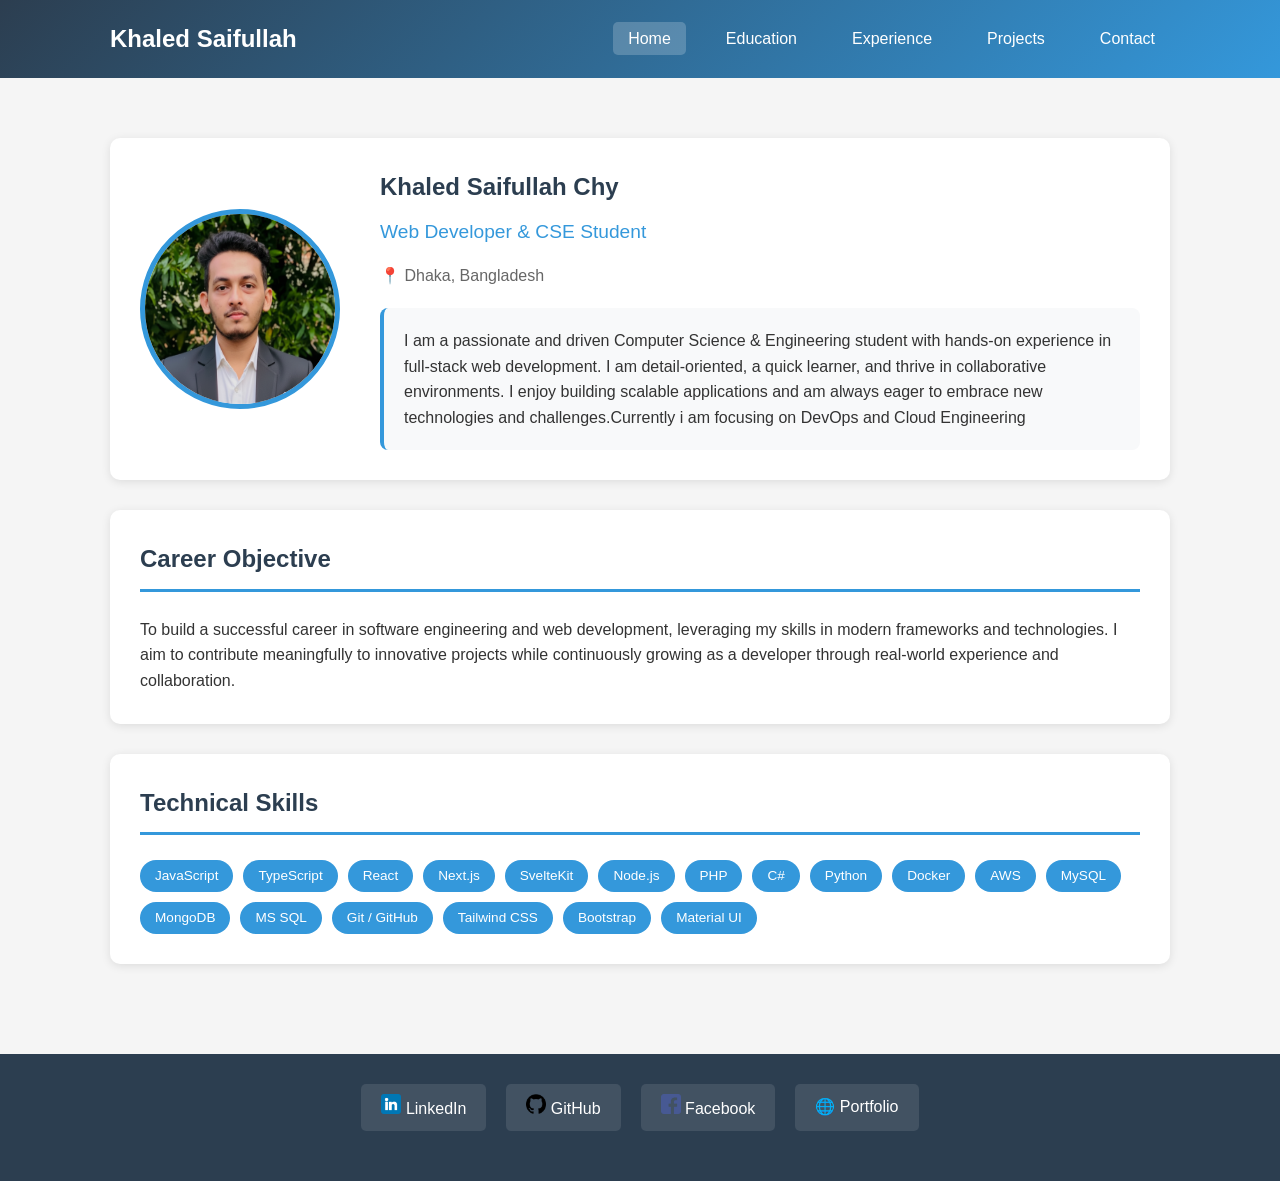
<file: index.html>
<!DOCTYPE html>
<html lang="en">
<head>
    <meta charset="UTF-8">
    <meta name="viewport" content="width=device-width, initial-scale=1.0">
    <title>Khaled Saifullah Chy. - Web Developer & CSE Student</title>
    <link rel="stylesheet" href="css/style.css">
</head>
<body>
    <header>
        <nav>
            <div class="logo">Khaled Saifullah</div>
            <ul>
                <li><a href="index.html" class="active">Home</a></li>
                <li><a href="html/educations.html">Education</a></li>
                <li><a href="html/experience.html">Experience</a></li>
                <li><a href="html/projects.html">Projects</a></li>
                <li><a href="html/contact.html">Contact</a></li>
            </ul>
        </nav>
    </header>

    <main>
        <div class="container">
            
            <section class="hero">
                <img src="Resources/profile5.png" alt="Khaled Saifullah Profile Picture" class="profile-img">
                <div class="profile-info">
                    <h1>Khaled Saifullah Chy</h1>
                    <p class="job-title">Web Developer & CSE Student</p>
                    <p class="address">📍 Dhaka, Bangladesh</p>
                    <div class="bio">
                        <p>I am a passionate and driven Computer Science & Engineering student with hands-on experience in full-stack web development. I am detail-oriented, a quick learner, and thrive in collaborative environments. I enjoy building scalable applications and am always eager to embrace new technologies and challenges.Currently i am focusing on 
                            <span class="devops">DevOps and Cloud Engineering</span></p>
                    </div>
                </div>
            </section>

           
            <section>
                <h2>Career Objective</h2>
                <p>To build a successful career in software engineering and web development, leveraging my skills in modern frameworks and technologies. I aim to contribute meaningfully to innovative projects while continuously growing as a developer through real-world experience and collaboration.</p>
            </section>

            
            <section>
                <h2>Technical Skills</h2>
                <div class="skills-tags">
                    <span class="skill-tag">JavaScript</span>
                    <span class="skill-tag">TypeScript</span>
                    <span class="skill-tag">React</span>
                    <span class="skill-tag">Next.js</span>
                    <span class="skill-tag">SvelteKit</span>
                    <span class="skill-tag">Node.js</span>
                    <span class="skill-tag">PHP</span>
                    <span class="skill-tag">C#</span>
                    <span class="skill-tag">Python</span>
                    <span class="skill-tag">Docker</span>
                    <span class="skill-tag">AWS</span>
                    <span class="skill-tag">MySQL</span>
                    <span class="skill-tag">MongoDB</span>
                    <span class="skill-tag">MS SQL</span>
                    <span class="skill-tag">Git / GitHub</span>
                    <span class="skill-tag">Tailwind CSS</span>
                    <span class="skill-tag">Bootstrap</span>
                    <span class="skill-tag">Material UI</span>
                </div>
            </section>

         
            

            

           
        </div>
    </main>

    <footer>
        <div class="footer-content">
            <div class="social-links">
                <a href="https://linkedin.com/in/khaled-saifullah76704/" target="_blank"><img src="Resources/linkedin.png" alt="LinkedIn" width="20"> LinkedIn</a>
                <a href="https://github.com/khaled0915" target="_blank"><img src="Resources/github-logo.png" alt="GitHub" width="20"> GitHub</a>
                <a href="https://www.facebook.com/saifullah.khaled.7165/" target="_blank"><img src="Resources/facebook.png" alt="Facebook" width="20"> Facebook</a>
                <a href="https://khaledsaifullah-omnitrix-portfolio.netlify.app/" target="_blank">🌐 Portfolio</a>
            </div>
            
        </div>
    </footer>
</body>
</html>
</file>
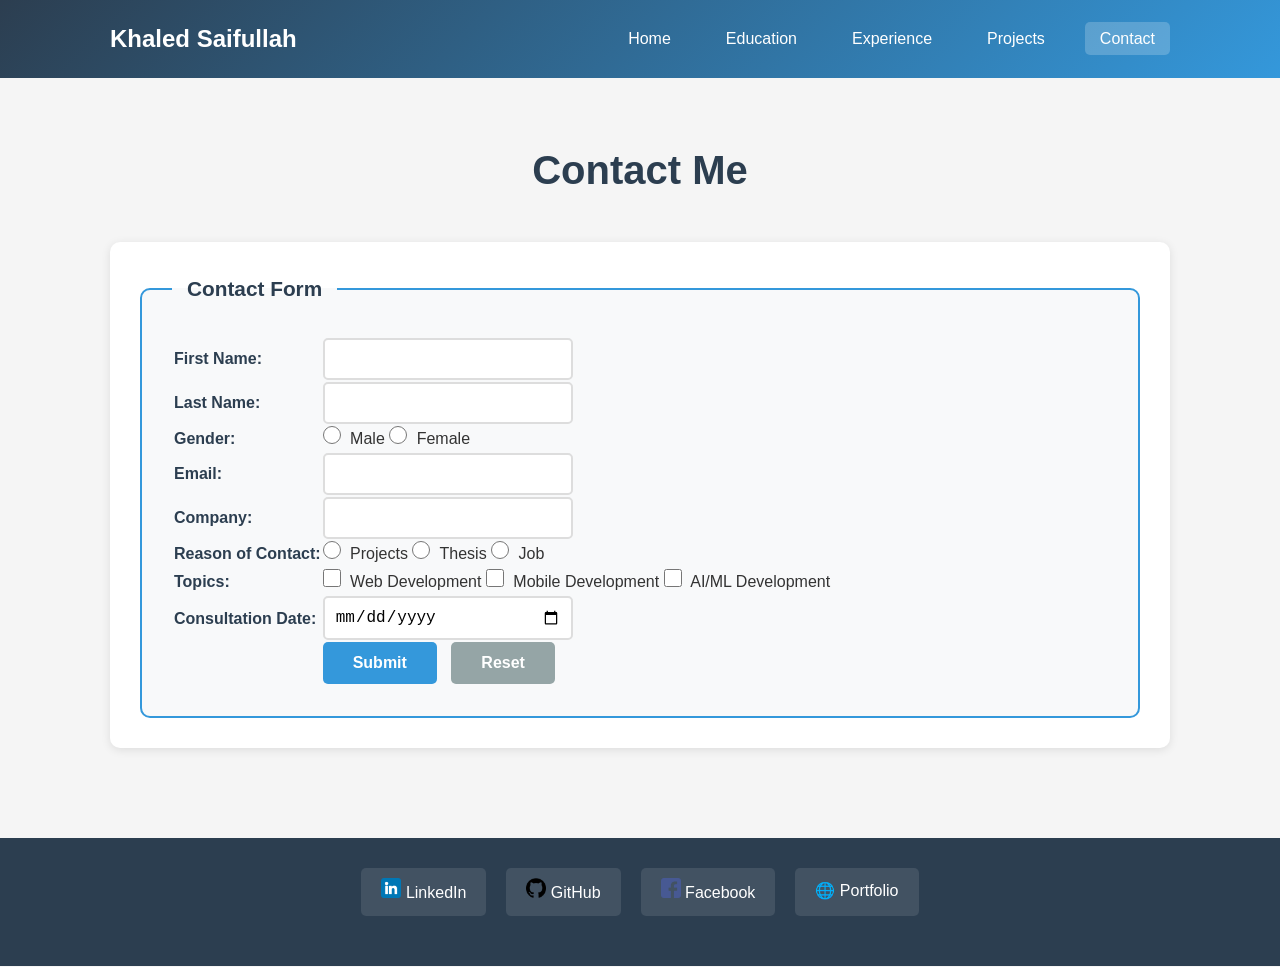
<file: html/contact.html>
<!DOCTYPE html>
<html lang="en">
<head>
    <meta charset="UTF-8">
    <meta name="viewport" content="width=device-width, initial-scale=1.0">
    <title>Contact - Khaled Saifullah Chy</title>
    <link rel="stylesheet" href="../css/style.css">
    <link rel="stylesheet" href="../css/contact.css">
</head>
<body>
    <header>
        <nav>
            <div class="logo">Khaled Saifullah</div>
            <ul>
                <li><a href="../index.html">Home</a></li>
                <li><a href="educations.html">Education</a></li>
                <li><a href="experience.html">Experience</a></li>
                <li><a href="projects.html">Projects</a></li>
                <li><a href="contact.html" class="active">Contact</a></li>
            </ul>
        </nav>
    </header>

    <main>
        <div class="container">
            <div class="page-title">
                <h1>Contact Me</h1>
            </div>

            <!-- Contact Form -->
            <section>
                <form method="post">
                    <fieldset>
                        <legend>Contact Form</legend>

                        <table>

                            <tr>
                                <td><label for="firstName">First Name:</label></td>
                                <td><input type="text" id="firstName" name="firstName" required></td>
                            </tr>

                            <tr>
                                <td><label for="lastName">Last Name:</label></td>
                                <td><input type="text" id="lastName" name="lastName" required></td>
                            </tr>

                            <tr>
                                <td><label>Gender:</label></td>
                                <td>
                                    <input type="radio" name="gender" value="male" required> Male
                                    <input type="radio" name="gender" value="female"> Female
                                </td>
                            </tr>

                            <tr>
                                <td><label for="email">Email:</label></td>
                                <td><input type="email" id="email" name="email" required></td>
                            </tr>

                            <tr>
                                <td><label for="company">Company:</label></td>
                                <td><input type="text" id="company" name="company"></td>
                            </tr>

                            <tr>
                                <td><label>Reason of Contact:</label></td>
                                <td>
                                    <input type="radio" name="reason" value="projects" required> Projects
                                    <input type="radio" name="reason" value="thesis"> Thesis
                                    <input type="radio" name="reason" value="job"> Job
                                </td>
                            </tr>

                            <tr>
                                <td><label>Topics:</label></td>
                                <td>
                                    <input type="checkbox" name="topics" value="web-development"> Web Development
                                    <input type="checkbox" name="topics" value="mobile-development"> Mobile Development
                                    <input type="checkbox" name="topics" value="ai-ml-development"> AI/ML Development
                                </td>
                            </tr>

                            <tr>
                                <td><label for="consultationDate">Consultation Date:</label></td>
                                <td><input type="date" id="consultationDate" name="consultationDate" required></td>
                            </tr>

                            <tr>
                                <td></td>
                                <td>
                                    <input type="submit" value="Submit">
                                    <input type="reset">
                                </td>
                            </tr>

                        </table>

                    </fieldset>
                </form>
            </section>
        </div>
    </main>

    <footer>
        <div class="footer-content">
            <div class="social-links">
                <a href="https://linkedin.com/in/khaled-saifullah76704/" target="_blank"><img src="../Resources/linkedin.png" alt="LinkedIn" width="20"> LinkedIn</a>
                <a href="https://github.com/khaled0915" target="_blank"><img src="../Resources/github-logo.png" alt="GitHub" width="20"> GitHub</a>
                <a href="https://www.facebook.com/saifullah.khaled.7165/" target="_blank"><img src="../Resources/facebook.png" alt="Facebook" width="20"> Facebook</a>
                <a href="https://khaledsaifullah-omnitrix-portfolio.netlify.app/" target="_blank">🌐 Portfolio</a>
            </div>
            
        </div>
    </footer>
</body>
</html>
</file>
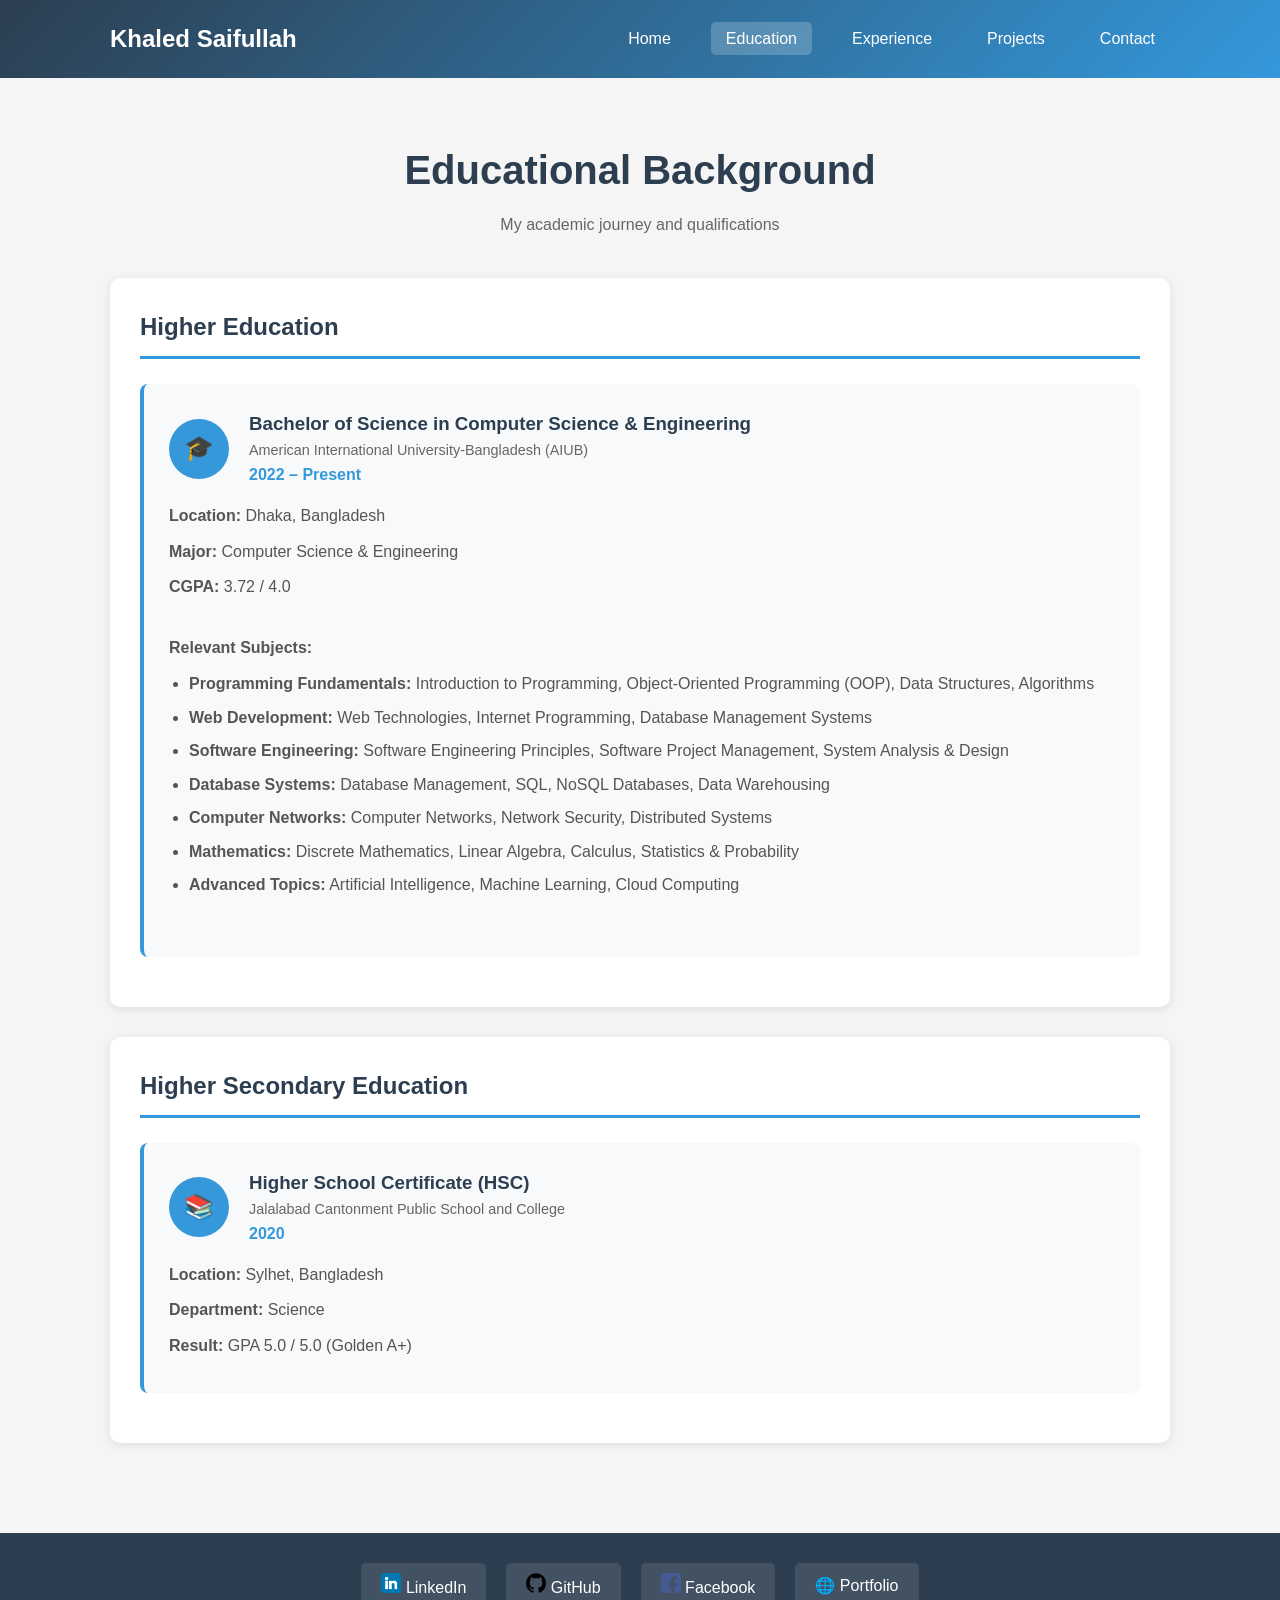
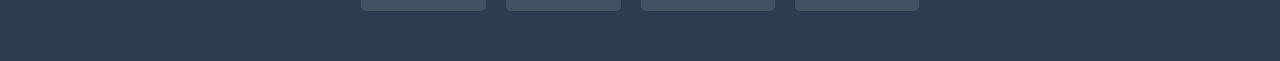
<file: html/educations.html>
<!DOCTYPE html>
<html lang="en">
<head>
    <meta charset="UTF-8">
    <meta name="viewport" content="width=device-width, initial-scale=1.0">
    <title>Education - Khaled Saifullah Chy</title>
    <link rel="stylesheet" href="../css/style.css">
</head>
<body>
    <header>
        <nav>
            <div class="logo">Khaled Saifullah</div>
            <ul>
                <li><a href="../index.html">Home</a></li>
                <li><a href="educations.html" class="active">Education</a></li>
                <li><a href="experience.html">Experience</a></li>
                <li><a href="projects.html">Projects</a></li>
                <li><a href="contact.html">Contact</a></li>
            </ul>
        </nav>
    </header>

    <main>
        <div class="container">
            <div class="page-title">
                <h1>Educational Background</h1>
                <p>My academic journey and qualifications</p>
            </div>

            <section>
                <h2>Higher Education</h2>
                
                <article class="card">
                    <div class="card-header">
                        <div class="icon">🎓</div>
                        <div>
                            <h3>Bachelor of Science in Computer Science & Engineering</h3>
                            <p class="subtitle">American International University-Bangladesh (AIUB)</p>
                            <p class="date">2022 – Present</p>
                        </div>
                    </div>
                    <div class="card-body">
                        <p><strong>Location:</strong> Dhaka, Bangladesh</p>
                        <p><strong>Major:</strong> Computer Science & Engineering</p>
                        <p><strong>CGPA:</strong> 3.72 / 4.0</p>
                        <br>
                        <p><strong>Relevant Subjects:</strong></p>
                        <ul>
                            <li><strong>Programming Fundamentals:</strong> Introduction to Programming, Object-Oriented Programming (OOP), Data Structures, Algorithms</li>
                            <li><strong>Web Development:</strong> Web Technologies, Internet Programming, Database Management Systems</li>
                            <li><strong>Software Engineering:</strong> Software Engineering Principles, Software Project Management, System Analysis & Design</li>
                            <li><strong>Database Systems:</strong> Database Management, SQL, NoSQL Databases, Data Warehousing</li>
                            <li><strong>Computer Networks:</strong> Computer Networks, Network Security, Distributed Systems</li>
                            <li><strong>Mathematics:</strong> Discrete Mathematics, Linear Algebra, Calculus, Statistics & Probability</li>
                            <li><strong>Advanced Topics:</strong> Artificial Intelligence, Machine Learning, Cloud Computing</li>
                        </ul>
                        <br>
                        
                       
                    </div>
                </article>
            </section>

           
            <section>
                <h2>Higher Secondary Education</h2>
                
                <article class="card">
                    <div class="card-header">
                        <div class="icon">📚</div>
                        <div>
                            <h3>Higher School Certificate (HSC)</h3>
                            <p class="subtitle">Jalalabad Cantonment Public School and College</p>
                            <p class="date">2020</p>
                        </div>
                    </div>
                    <div class="card-body">
                        <p><strong>Location:</strong> Sylhet, Bangladesh</p>
                        <p><strong>Department:</strong> Science</p>
                        <p><strong>Result:</strong> GPA 5.0 / 5.0 (Golden A+)</p>
                        
                    </div>
                </article>
            </section>

           

            
        </div>
    </main>

    <footer>
        <div class="footer-content">
            <div class="social-links">
                <a href="https://linkedin.com/in/khaled-saifullah76704/" target="_blank"><img src="../Resources/linkedin.png" alt="LinkedIn" width="20"> LinkedIn</a>
                <a href="https://github.com/khaled0915" target="_blank"><img src="../Resources/github-logo.png" alt="GitHub" width="20"> GitHub</a>
                <a href="https://www.facebook.com/saifullah.khaled.7165/" target="_blank"><img src="../Resources/facebook.png" alt="Facebook" width="20"> Facebook</a>
                <a href="https://khaledsaifullah-omnitrix-portfolio.netlify.app/" target="_blank">🌐 Portfolio</a>
            </div>
            
        </div>
    </footer>
</body>
</html>
</file>
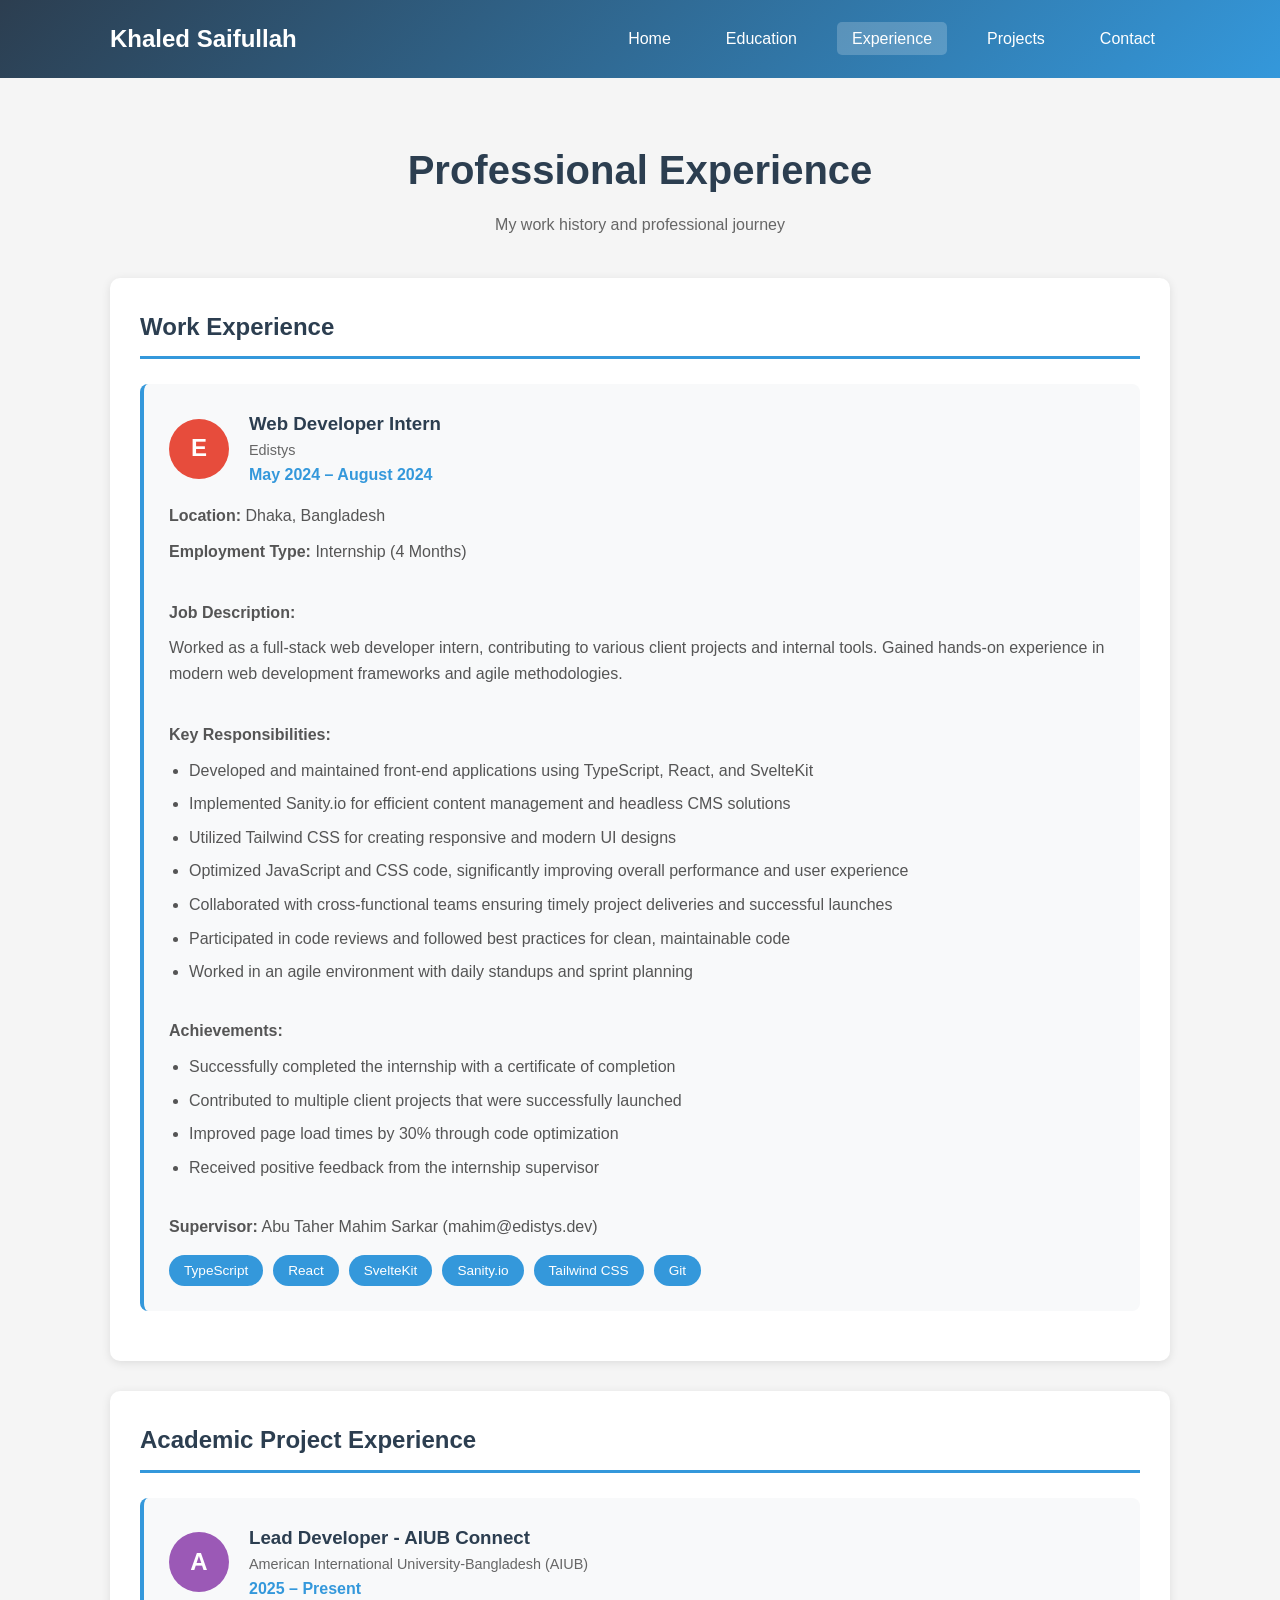
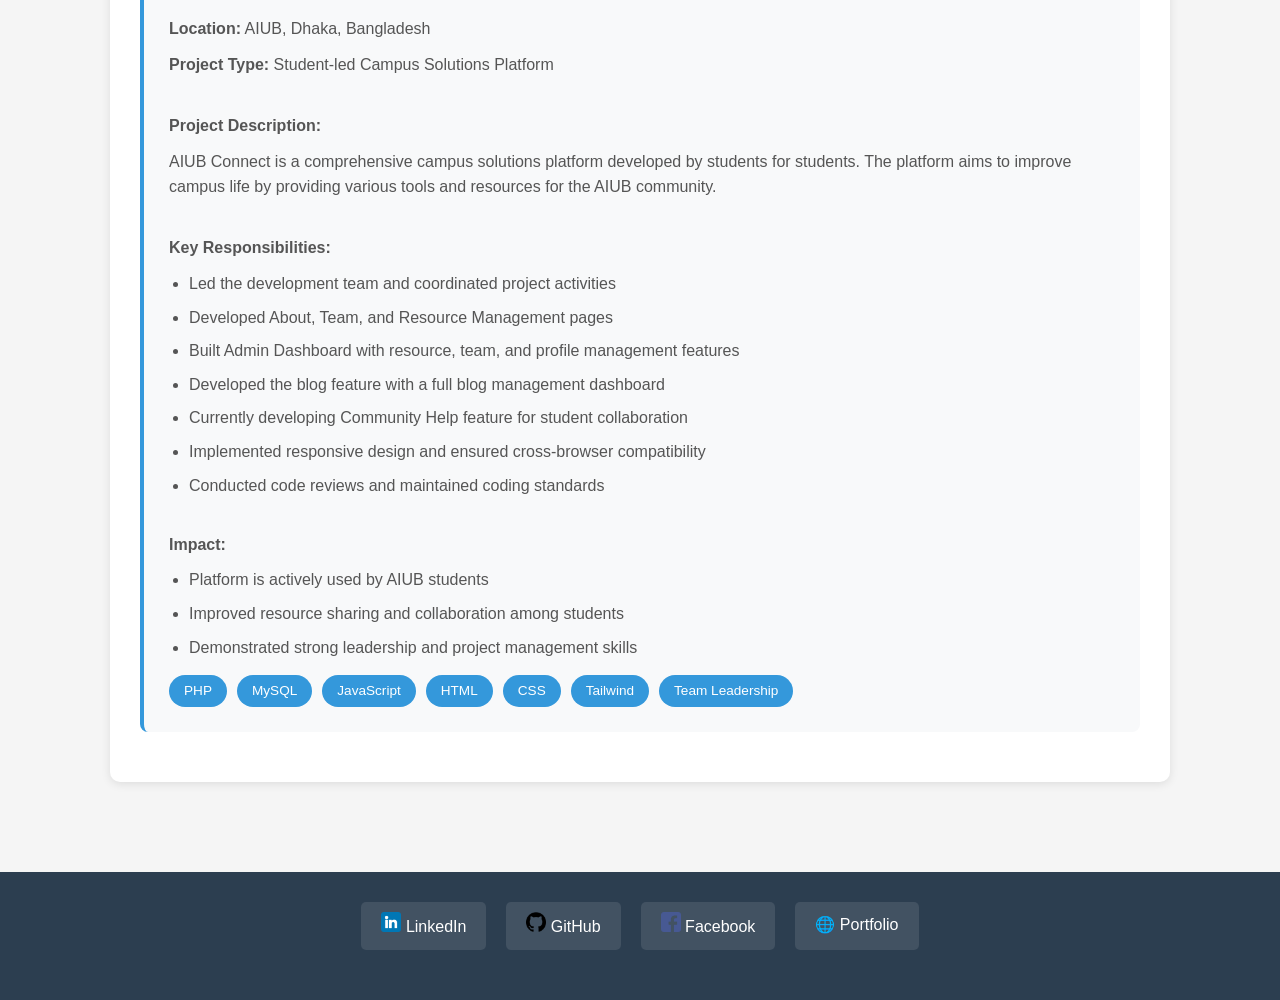
<file: html/experience.html>
<!DOCTYPE html>
<html lang="en">
<head>
    <meta charset="UTF-8">
    <meta name="viewport" content="width=device-width, initial-scale=1.0">
    <title>Experience - Khaled Saifullah Chy</title>
    <link rel="stylesheet" href="../css/style.css">
</head>
<body>
    <header>
        <nav>
            <div class="logo">Khaled Saifullah</div>
            <ul>
                <li><a href="../index.html">Home</a></li>
                <li><a href="educations.html">Education</a></li>
                <li><a href="experience.html" class="active">Experience</a></li>
                <li><a href="projects.html">Projects</a></li>
                <li><a href="contact.html">Contact</a></li>
            </ul>
        </nav>
    </header>

    <main>
        <div class="container">
            <div class="page-title">
                <h1>Professional Experience</h1>
                <p>My work history and professional journey</p>
            </div>

            <!-- Experience 1: Edistys -->
            <section>
                <h2>Work Experience</h2>
                
                <article class="card">
                    <div class="card-header">
                        <div class="icon" style="background: #e74c3c;">E</div>
                        <div>
                            <h3>Web Developer Intern</h3>
                            <p class="subtitle">Edistys</p>
                            <p class="date">May 2024 – August 2024</p>
                        </div>
                    </div>
                    <div class="card-body">
                        <p><strong>Location:</strong> Dhaka, Bangladesh</p>
                        <p><strong>Employment Type:</strong> Internship (4 Months)</p>
                        <br>
                        <p><strong>Job Description:</strong></p>
                        <p>Worked as a full-stack web developer intern, contributing to various client projects and internal tools. Gained hands-on experience in modern web development frameworks and agile methodologies.</p>
                        <br>
                        <p><strong>Key Responsibilities:</strong></p>
                        <ul>
                            <li>Developed and maintained front-end applications using TypeScript, React, and SvelteKit</li>
                            <li>Implemented Sanity.io for efficient content management and headless CMS solutions</li>
                            <li>Utilized Tailwind CSS for creating responsive and modern UI designs</li>
                            <li>Optimized JavaScript and CSS code, significantly improving overall performance and user experience</li>
                            <li>Collaborated with cross-functional teams ensuring timely project deliveries and successful launches</li>
                            <li>Participated in code reviews and followed best practices for clean, maintainable code</li>
                            <li>Worked in an agile environment with daily standups and sprint planning</li>
                        </ul>
                        <br>
                        <p><strong>Achievements:</strong></p>
                        <ul>
                            <li>Successfully completed the internship with a certificate of completion</li>
                            <li>Contributed to multiple client projects that were successfully launched</li>
                            <li>Improved page load times by 30% through code optimization</li>
                            <li>Received positive feedback from the internship supervisor</li>
                        </ul>
                        <br>
                        <p><strong>Supervisor:</strong> Abu Taher Mahim Sarkar (mahim@edistys.dev)</p>
                        <div class="skills-tags">
                            <span class="skill-tag">TypeScript</span>
                            <span class="skill-tag">React</span>
                            <span class="skill-tag">SvelteKit</span>
                            <span class="skill-tag">Sanity.io</span>
                            <span class="skill-tag">Tailwind CSS</span>
                            <span class="skill-tag">Git</span>
                        </div>
                    </div>
                </article>
            </section>

        

           
            <section>
                <h2>Academic Project Experience</h2>
                
                <article class="card">
                    <div class="card-header">
                        <div class="icon" style="background: #9b59b6;">A</div>
                        <div>
                            <h3>Lead Developer - AIUB Connect</h3>
                            <p class="subtitle">American International University-Bangladesh (AIUB)</p>
                            <p class="date">2025 – Present</p>
                        </div>
                    </div>
                    <div class="card-body">
                        <p><strong>Location:</strong> AIUB, Dhaka, Bangladesh</p>
                        <p><strong>Project Type:</strong> Student-led Campus Solutions Platform</p>
                        <br>
                        <p><strong>Project Description:</strong></p>
                        <p>AIUB Connect is a comprehensive campus solutions platform developed by students for students. The platform aims to improve campus life by providing various tools and resources for the AIUB community.</p>
                        <br>
                        <p><strong>Key Responsibilities:</strong></p>
                        <ul>
                            <li>Led the development team and coordinated project activities</li>
                            <li>Developed About, Team, and Resource Management pages</li>
                            <li>Built Admin Dashboard with resource, team, and profile management features</li>
                            <li>Developed the blog feature with a full blog management dashboard</li>
                            <li>Currently developing Community Help feature for student collaboration</li>
                            <li>Implemented responsive design and ensured cross-browser compatibility</li>
                            <li>Conducted code reviews and maintained coding standards</li>
                        </ul>
                        <br>
                        <p><strong>Impact:</strong></p>
                        <ul>
                            <li>Platform is actively used by AIUB students</li>
                            <li>Improved resource sharing and collaboration among students</li>
                            <li>Demonstrated strong leadership and project management skills</li>
                        </ul>
                        <div class="skills-tags">
                            <span class="skill-tag">PHP</span>
                            <span class="skill-tag">MySQL</span>
                            <span class="skill-tag">JavaScript</span>
                            <span class="skill-tag">HTML</span>
                            <span class="skill-tag">CSS</span>
                            <span class="skill-tag">Tailwind</span>
                            <span class="skill-tag">Team Leadership</span>
                        </div>
                    </div>
                </article>
            </section>


            
        </div>
    </main>

    <footer>
        <div class="footer-content">
            <div class="social-links">
                <a href="https://linkedin.com/in/khaled-saifullah76704/" target="_blank"><img src="../Resources/linkedin.png" alt="LinkedIn" width="20"> LinkedIn</a>
                <a href="https://github.com/khaled0915" target="_blank"><img src="../Resources/github-logo.png" alt="GitHub" width="20"> GitHub</a>
                <a href="https://www.facebook.com/saifullah.khaled.7165/" target="_blank"><img src="../Resources/facebook.png" alt="Facebook" width="20"> Facebook</a>
                <a href="https://khaledsaifullah-omnitrix-portfolio.netlify.app/" target="_blank">🌐 Portfolio</a>
            </div>
           
        </div>
    </footer>
</body>
</html>
</file>
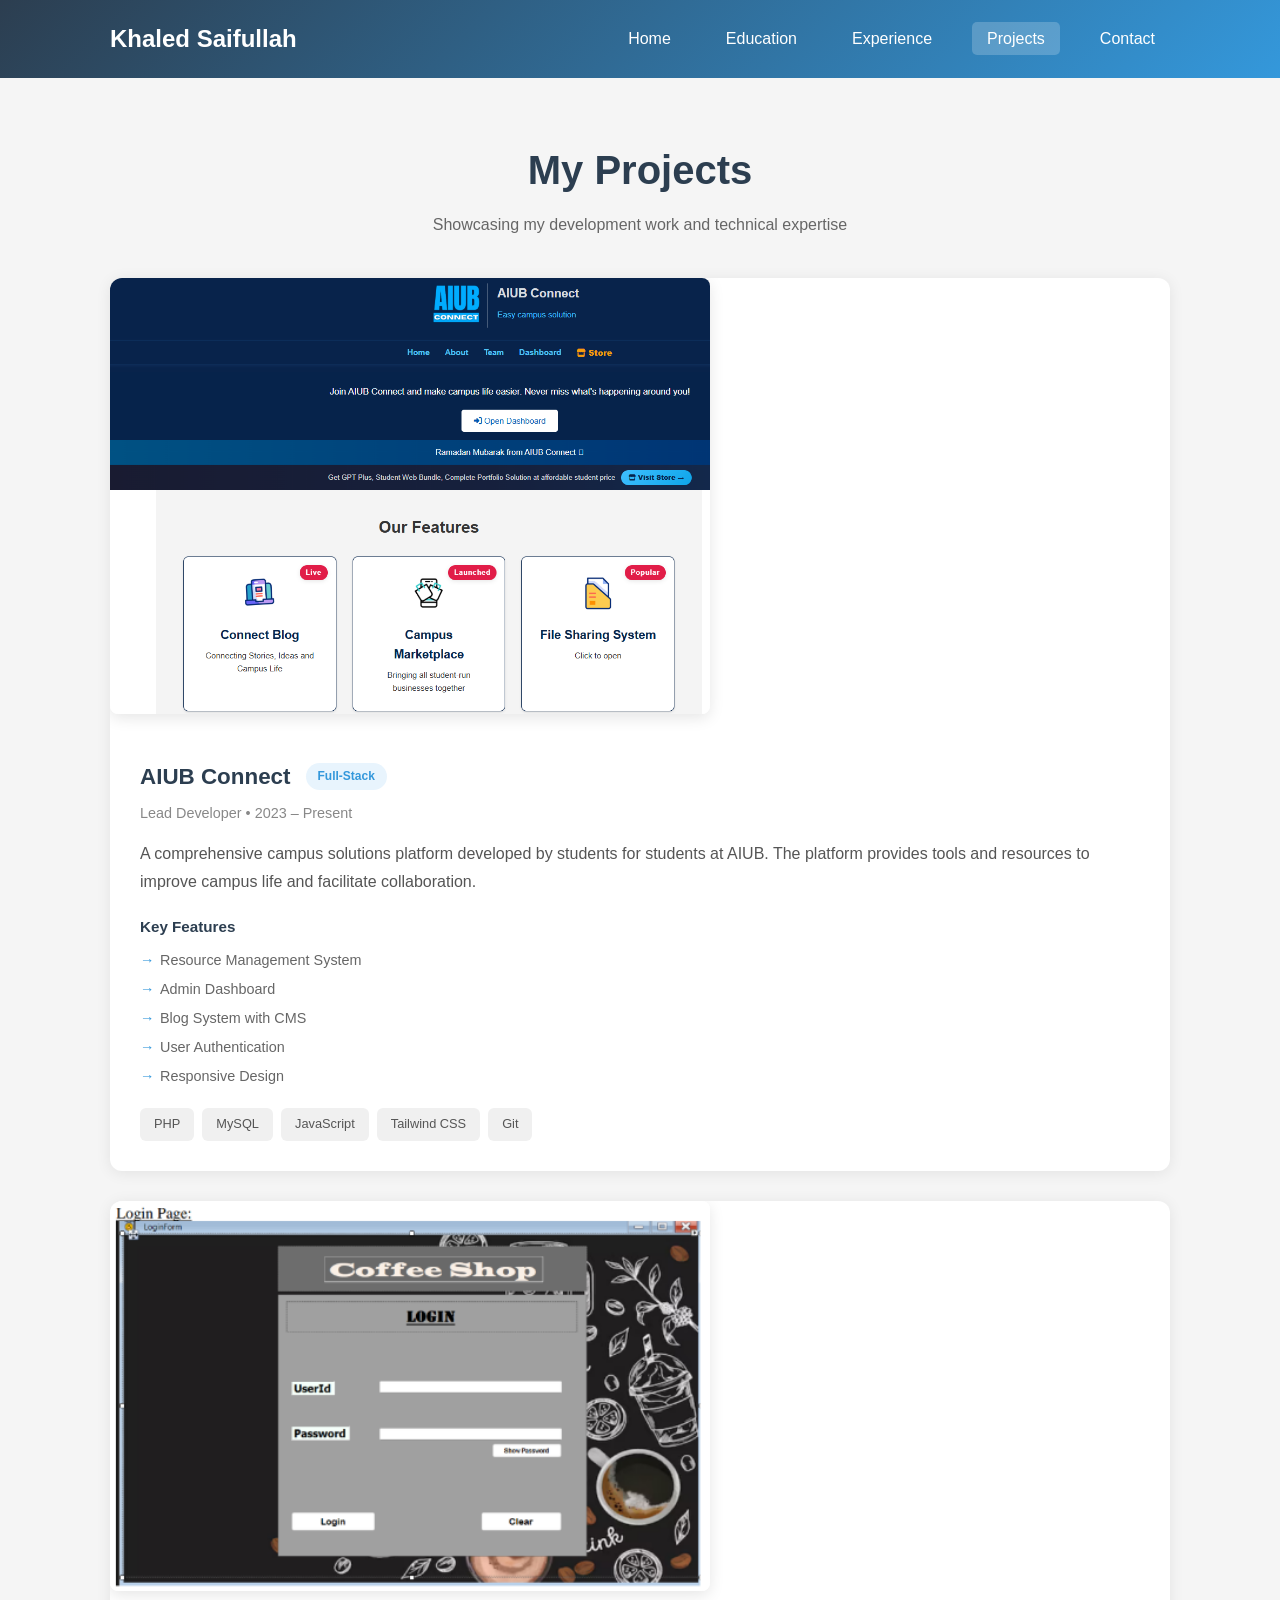
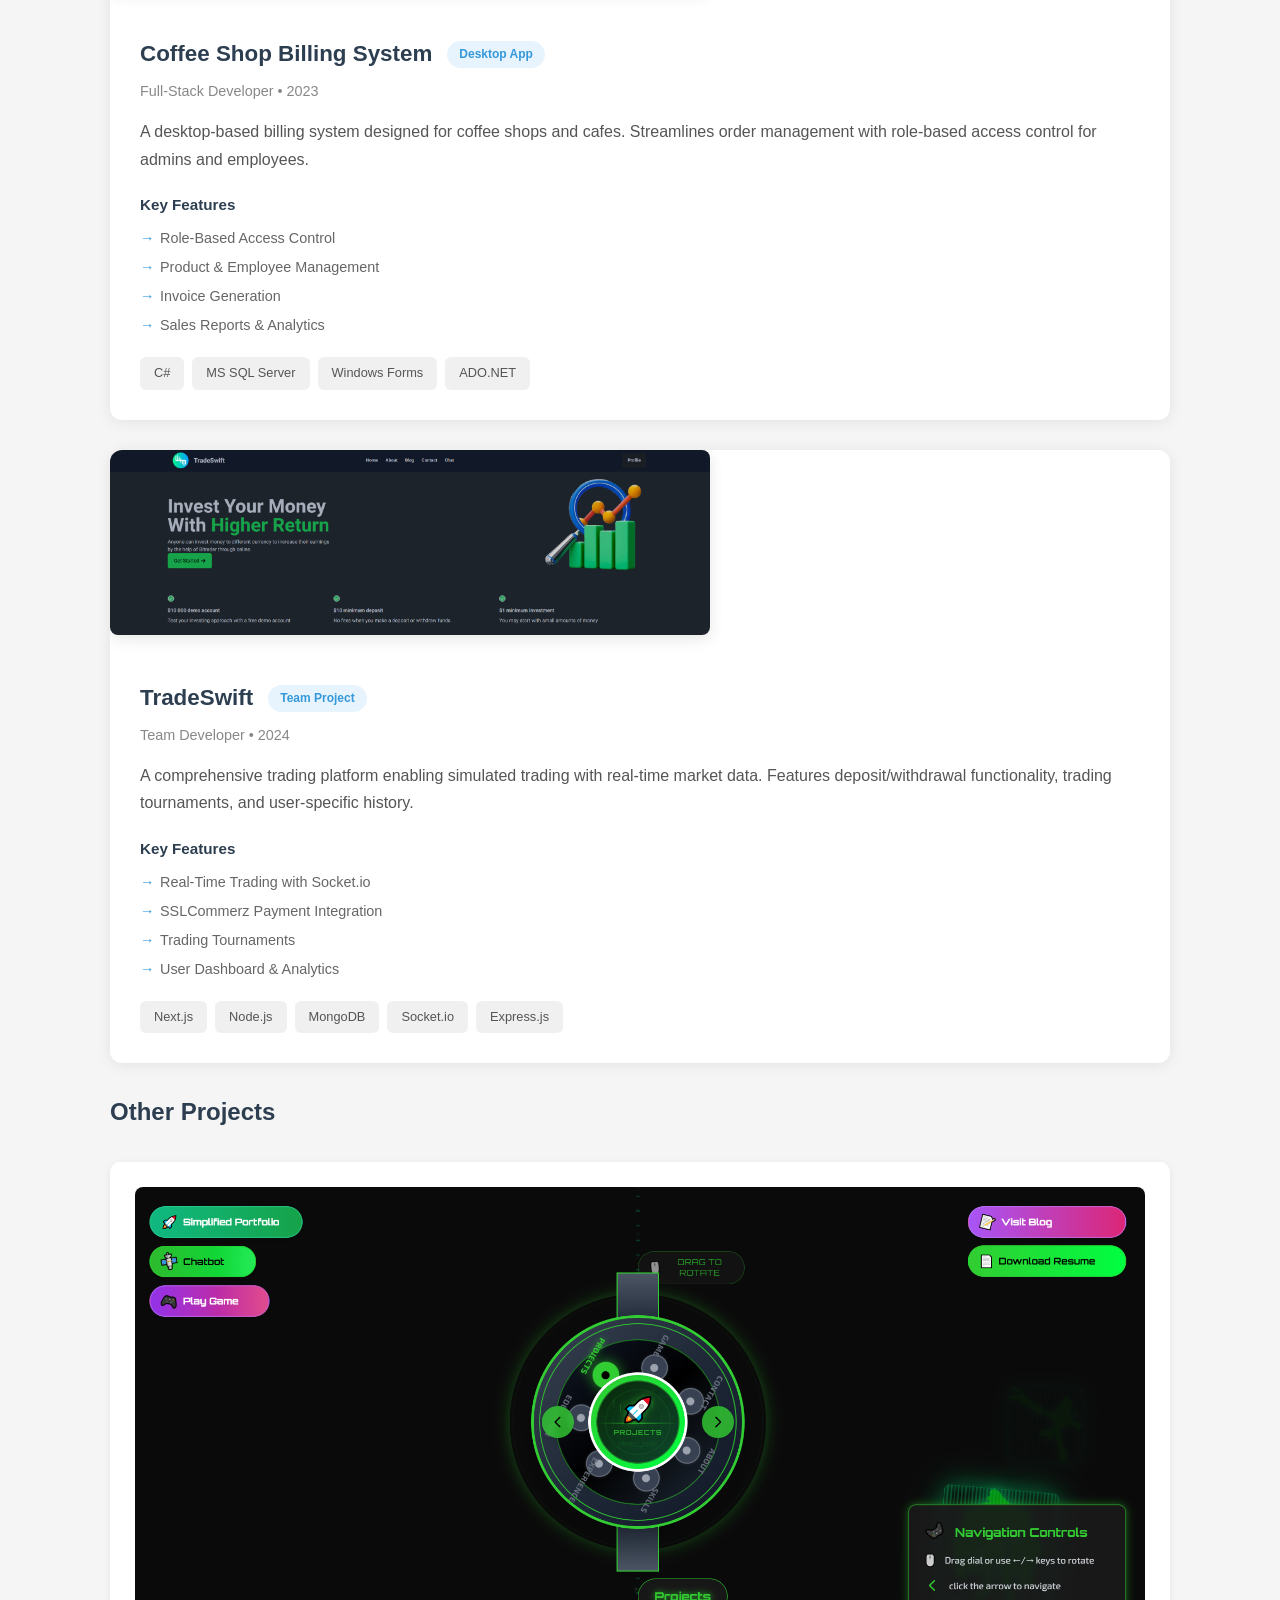
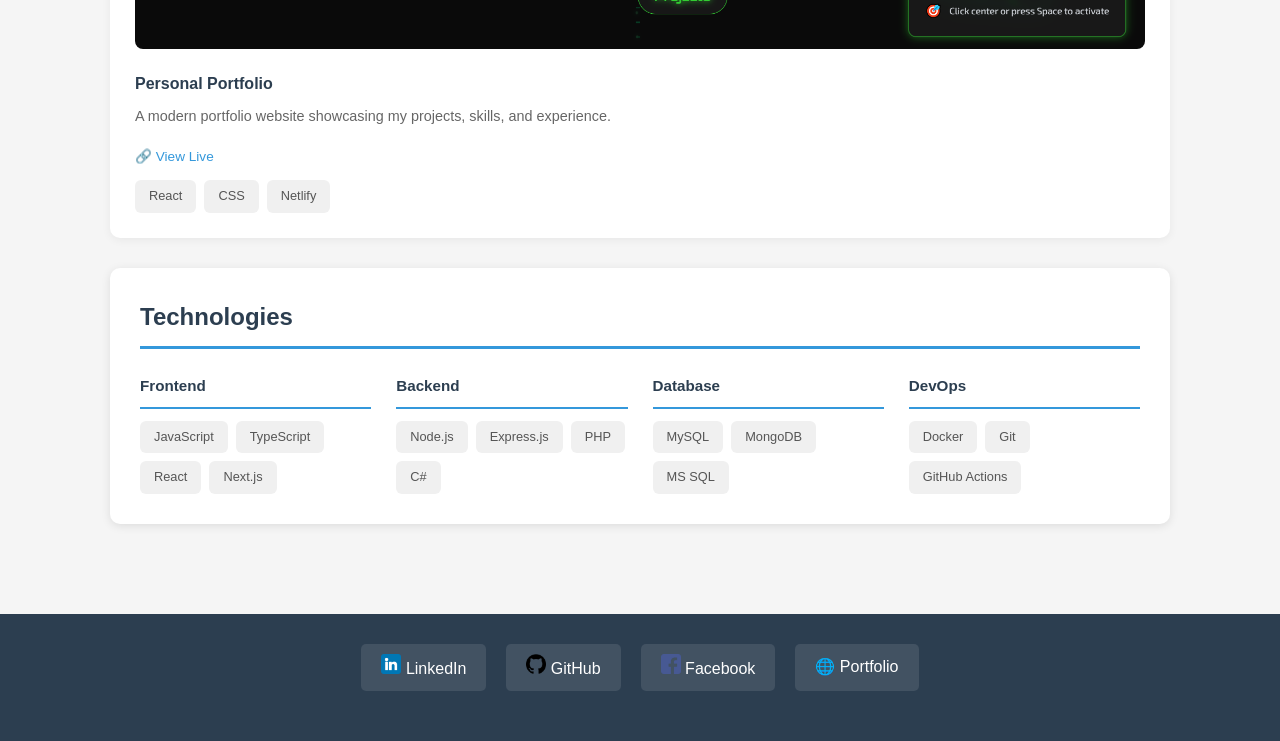
<file: html/projects.html>
<!DOCTYPE html>
<html lang="en">
<head>
    <meta charset="UTF-8">
    <meta name="viewport" content="width=device-width, initial-scale=1.0">
    <title>Projects - Khaled Saifullah Chy</title>
    <link rel="stylesheet" href="../css/style.css">
</head>
<body>
    <header>
        <nav>
            <div class="logo">Khaled Saifullah</div>
            <ul>
                <li><a href="../index.html">Home</a></li>
                <li><a href="educations.html">Education</a></li>
                <li><a href="experience.html">Experience</a></li>
                <li><a href="projects.html" class="active">Projects</a></li>
                <li><a href="contact.html">Contact</a></li>
            </ul>
        </nav>
    </header>

    <main>
        <div class="container">
            <div class="page-title">
                <h1>My Projects</h1>
                <p>Showcasing my development work and technical expertise</p>
            </div>

            <!-- Project 1: AIUB Connect -->
            <div class="project-card">
                <div class="project-screenshot">
                    <img src="../Resources/project_1.png" alt="AIUB Connect Dashboard">
                </div>
                <div class="project-card-content">
                    <div class="project-title">
                        <h3>AIUB Connect</h3>
                        <span class="project-badge">Full-Stack</span>
                    </div>
                    <p class="project-meta">Lead Developer • 2023 – Present</p>
                    <p class="project-description">
                        A comprehensive campus solutions platform developed by students for students at AIUB. The platform provides tools and resources to improve campus life and facilitate collaboration.
                    </p>
                    <div class="project-features">
                        <h4>Key Features</h4>
                        <ul>
                            <li>Resource Management System</li>
                            <li>Admin Dashboard</li>
                            <li>Blog System with CMS</li>
                            <li>User Authentication</li>
                            <li>Responsive Design</li>
                        </ul>
                    </div>
                    <div class="tech-stack">
                        <span class="tech-tag">PHP</span>
                        <span class="tech-tag">MySQL</span>
                        <span class="tech-tag">JavaScript</span>
                        <span class="tech-tag">Tailwind CSS</span>
                        <span class="tech-tag">Git</span>
                    </div>
                </div>
            </div>

            <!-- Project 2: Coffee Shop Billing System -->
            <div class="project-card">
                <div class="project-screenshot">
                    <img src="../Resources/project_2.png" alt="Coffee Shop Billing System">
                </div>
                <div class="project-card-content">
                    <div class="project-title">
                        <h3>Coffee Shop Billing System</h3>
                        <span class="project-badge">Desktop App</span>
                    </div>
                    <p class="project-meta">Full-Stack Developer • 2023</p>
                    <p class="project-description">
                        A desktop-based billing system designed for coffee shops and cafes. Streamlines order management with role-based access control for admins and employees.
                    </p>
                    <div class="project-features">
                        <h4>Key Features</h4>
                        <ul>
                            <li>Role-Based Access Control</li>
                            <li>Product & Employee Management</li>
                            <li>Invoice Generation</li>
                            <li>Sales Reports & Analytics</li>
                        </ul>
                    </div>
                    <div class="tech-stack">
                        <span class="tech-tag">C#</span>
                        <span class="tech-tag">MS SQL Server</span>
                        <span class="tech-tag">Windows Forms</span>
                        <span class="tech-tag">ADO.NET</span>
                    </div>
                </div>
            </div>

            <!-- Project 3: TradeSwift -->
            <div class="project-card">
                <div class="project-screenshot">
                    <img src="../Resources/project_3.png" alt="TradeSwift Trading Platform">
                </div>
                <div class="project-card-content">
                    <div class="project-title">
                        <h3>TradeSwift</h3>
                        <span class="project-badge">Team Project</span>
                    </div>
                    <p class="project-meta">Team Developer • 2024</p>
                    <p class="project-description">
                        A comprehensive trading platform enabling simulated trading with real-time market data. Features deposit/withdrawal functionality, trading tournaments, and user-specific history.
                    </p>
                    <div class="project-features">
                        <h4>Key Features</h4>
                        <ul>
                            <li>Real-Time Trading with Socket.io</li>
                            <li>SSLCommerz Payment Integration</li>
                            <li>Trading Tournaments</li>
                            <li>User Dashboard & Analytics</li>
                        </ul>
                    </div>
                    <div class="tech-stack">
                        <span class="tech-tag">Next.js</span>
                        <span class="tech-tag">Node.js</span>
                        <span class="tech-tag">MongoDB</span>
                        <span class="tech-tag">Socket.io</span>
                        <span class="tech-tag">Express.js</span>
                    </div>
                </div>
            </div>

            <!-- Other Projects -->
            <section style="background: transparent; box-shadow: none; padding: 0;">
                <h2 style="border: none; margin-bottom: 20px;">Other Projects</h2>
                <div class="small-projects">
                    <div class="small-project-card">
                        <img src="../Resources/project_4.png" alt="Personal Portfolio" style="width: 100%; border-radius: 8px; margin-bottom: 15px;">
                        <h4>Personal Portfolio</h4>
                        <p>A modern portfolio website showcasing my projects, skills, and experience.</p>
                        <a href="https://khaledsaifullah-omnitrix-portfolio.netlify.app/" target="_blank">🔗 View Live</a>
                        <div class="tech-stack" style="margin-top: 12px;">
                            <span class="tech-tag">React</span>
                            <span class="tech-tag">CSS</span>
                            <span class="tech-tag">Netlify</span>
                        </div>
                    </div>
                </div>
            </section>

            <!-- Technologies Overview -->
            <section>
                <h2>Technologies</h2>
                <div class="tech-grid">
                    <div class="tech-category">
                        <h4>Frontend</h4>
                        <div class="tech-stack">
                            <span class="tech-tag">JavaScript</span>
                            <span class="tech-tag">TypeScript</span>
                            <span class="tech-tag">React</span>
                            <span class="tech-tag">Next.js</span>
                        </div>
                    </div>
                    <div class="tech-category">
                        <h4>Backend</h4>
                        <div class="tech-stack">
                            <span class="tech-tag">Node.js</span>
                            <span class="tech-tag">Express.js</span>
                            <span class="tech-tag">PHP</span>
                            <span class="tech-tag">C#</span>
                        </div>
                    </div>
                    <div class="tech-category">
                        <h4>Database</h4>
                        <div class="tech-stack">
                            <span class="tech-tag">MySQL</span>
                            <span class="tech-tag">MongoDB</span>
                            <span class="tech-tag">MS SQL</span>
                        </div>
                    </div>
                    <div class="tech-category">
                        <h4>DevOps</h4>
                        <div class="tech-stack">
                            <span class="tech-tag">Docker</span>
                            <span class="tech-tag">Git</span>
                            <span class="tech-tag">GitHub Actions</span>
                        </div>
                    </div>
                </div>
            </section>
        </div>
    </main>

    <footer>
        <div class="footer-content">
            <div class="social-links">
                <a href="https://linkedin.com/in/khaled-saifullah76704/" target="_blank"><img src="../Resources/linkedin.png" alt="LinkedIn" width="20"> LinkedIn</a>
                <a href="https://github.com/khaled0915" target="_blank"><img src="../Resources/github-logo.png" alt="GitHub" width="20"> GitHub</a>
                <a href="https://www.facebook.com/saifullah.khaled.7165/" target="_blank"><img src="../Resources/facebook.png" alt="Facebook" width="20"> Facebook</a>
                <a href="https://khaledsaifullah-omnitrix-portfolio.netlify.app/" target="_blank">🌐 Portfolio</a>
            </div>
      
        </div>
    </footer>
</body>
</html>
</file>
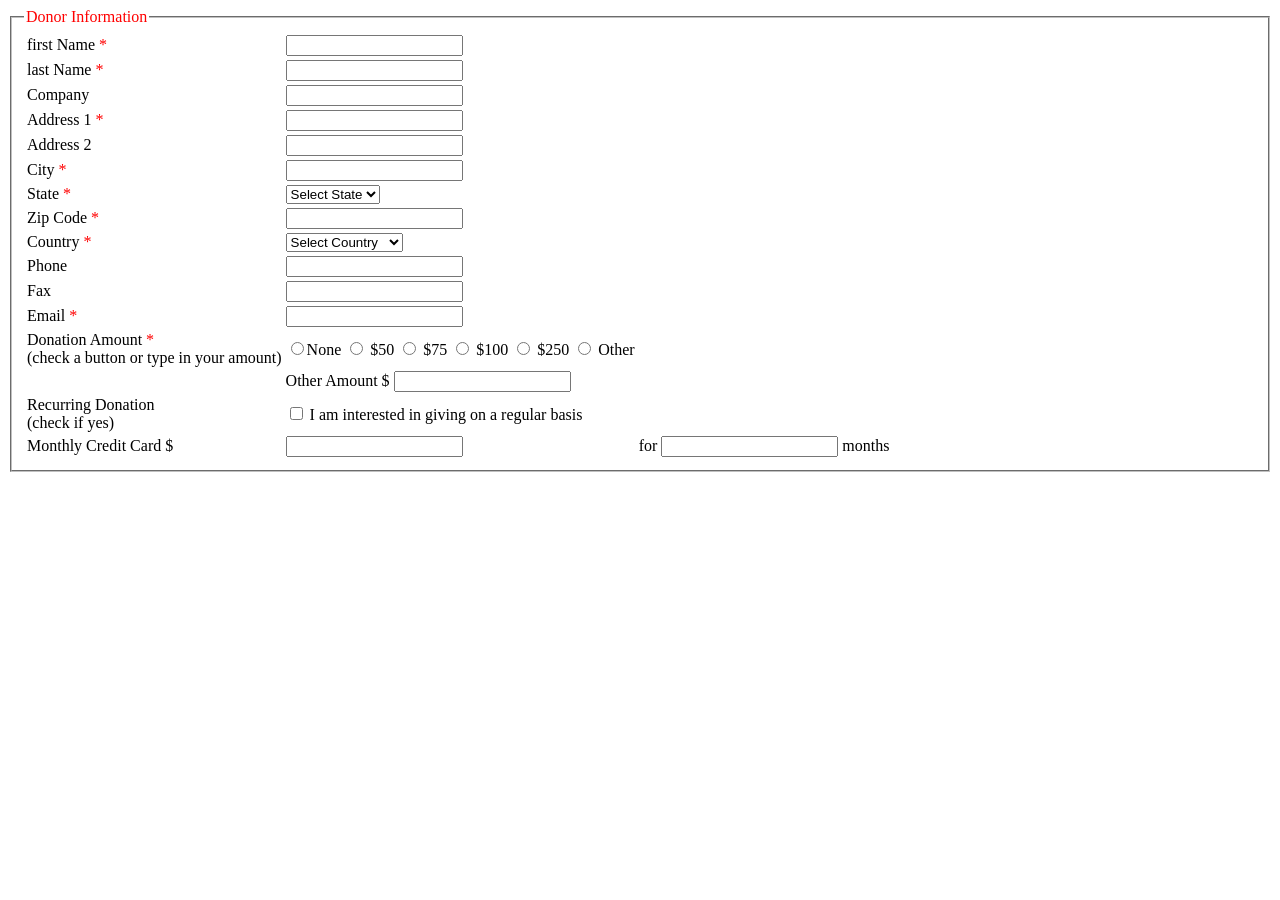
<file: Lab_assesement/form.html>
<!DOCTYPE html>
<html lang="en">
<head>
    <meta charset="UTF-8">
    <meta name="viewport" content="width=device-width, initial-scale=1.0">
    <title>form</title>

    <link rel="stylesheet" href="form.css">
</head>
<body>

    

                <form method="post">

                    <fieldset>
                        <legend class="head">Donor Information</legend>

                         <table>
                        <tr>
                            <td>
                                <label for="firstName"> first Name <span class="ast">*</span></label>
                            </td>
                             <td><input type="text" id="name" name="name" required></td>
                        </tr>

                        <tr>
                            <td>
                                <label for="lastName"> last Name <span class="ast">*</span></label>
                            </td>
                             <td><input type="text" id="lname" name="lname" required></td>
                        </tr>

                        <tr>
                            <td>
                                <label for="company"> Company </label>
                            </td>
                             <td><input type="text" id="company" name="company"></td>
                        </tr>

                        <tr>
                            <td>
                                <label for="address1"> Address 1 <span class="ast">*</span></label>
                            </td>
                             <td><input type="text" id="address1" name="address1" required></td>
                        </tr>

                        <tr>
                            <td>
                                <label for="address2"> Address 2 </label>
                            </td>
                             <td><input type="text" id="address2" name="address2"></td>
                        </tr>
                        <tr>
                            <td>
                                <label for="city"> City <span class="ast">*</span></label>
                            </td>
                             <td><input type="text" id="city" name="city" required></td>
                        </tr>
                        <tr>
                            <td>
                                <label for="state"> State <span class="ast">*</span></label>
                            </td>
                             <td>
                                <select id="state" name="state" required>
                                    <option value="">Select State</option>
                                    <option value="DHK">Dhaka</option>
                                    <option value="TNT">Toronto</option>
                                    <option value="LND">london</option>
                                </select>
                             </td>
                        </tr>

                        <tr>
                            <td>
                                <label for="zip"> Zip Code <span class="ast">*</span></label>
                            </td>
                             <td><input type="number" id="zip" name="zip" required></td>
                        </tr>

                        <tr>
                            <td>
                                <label for="country"> Country <span class="ast">*</span></label>
                            </td>
                             <td>
                                <select id="country" name="country" required>
                                    <option value="">Select Country</option>
                                    <option value="BD">Bangladesh</option>
                                    <option value="CA">Canada</option>
                                    <option value="UK">United Kingdom</option>
                                </select>
                             </td>
                        </tr>

                        <tr>
                            <td>
                                <label for="phone"> Phone </label>
                            </td>
                             <td><input type="tel" id="phone" name="phone"></td>
                        </tr>

                        <tr>
                            <td>
                                <label for="fax"> Fax </label>
                            </td>
                             <td><input type="tel" id="fax" name="fax"></td>
                        </tr>

                        <tr>
                            <td>
                                <label for="email"> Email <span class="ast">*</span></label>
                            </td>
                             <td><input type="email" id="email" name="email" required></td>
                        </tr>

                        <tr>
                            <td>
                                <label for="donation"> Donation Amount <span class="ast">*</span>
                                <br>(check a button or type in your amount)</label>
                            </td>
                             <td>
                                <input type="radio" name="none" value="none">None
                                <input type="radio" name="donation" value="50" required> $50 
                                <input type="radio" name="donation" value="75"> $75 
                                <input type="radio" name="donation" value="100"> $100 
                                <input type="radio" name="donation" value="250"> $250 
                                <input type="radio" name="donation" value="other"> Other
                             </td>
                        </tr>

                        <tr>
                            <td></td>
                             <td>
                               
                                <label for="other"> Other Amount $ </label>
                                <input type="number" id="other" name="other">
                             </td>
                        </tr>

                        <tr>
                            <td>
                                <label for="recurring"> Recurring Donation <br>(check if yes) </label>
                            </td>
                             <td>
                                <input type="checkbox" id="recurring" name="recurring"> I am interested in giving on a regular basis <br>
                             
                             </td>
                        </tr>

                        <tr>
                            <td>
                                <label  for="monthly"> Monthly Credit Card $

                                    <span>
                                        
                                       
                                    </span>
                                    
                                </label>
                            </td>
                             <td>
                                <input type="text"> 
                                
                             </td>
                             <td>for</td>
                             <td><input type="text"> months </td>
                        </tr>
                    </table>


                    </fieldset>


                   
                </form>




            





        </div>
        
            





           

        

    </div>


    
</body>
</html>
</file>
<file: css/style.css>
* { margin: 0; padding: 0; box-sizing: border-box; }

body {
    font-family: 'Segoe UI', Tahoma, sans-serif;
    line-height: 1.6;
    color: #333;
    background: #f5f5f5;
}


.container { max-width: 1100px; margin: 0 auto; padding: 20px; }


header {
    background: linear-gradient(135deg, #2c3e50, #3498db);
    color: white;
    padding: 20px 0;
}

nav {
    display: flex;
    justify-content: space-between;
    align-items: center;
    max-width: 1100px;
    margin: 0 auto;
    padding: 0 20px;
}

nav .logo { font-size: 1.5rem; font-weight: bold; }

nav ul { display: flex; list-style: none; gap: 25px; }

nav ul li a {
    color: white;
    text-decoration: none;
    padding: 8px 15px;
    border-radius: 5px;
}

nav ul li a:hover, nav ul li a.active { background: rgba(255,255,255,0.2); }


main { padding: 40px 0; min-height: calc(100vh - 200px); }


section {
    background: white;
    border-radius: 10px;
    padding: 30px;
    margin-bottom: 30px;
    box-shadow: 0 2px 10px rgba(0,0,0,0.1);
}

section h2 {
    color: #2c3e50;
    border-bottom: 3px solid #3498db;
    padding-bottom: 10px;
    margin-bottom: 25px;
}


.hero { display: flex; gap: 40px; align-items: center; flex-wrap: wrap; }
.hero .profile-img { width: 200px; height: 200px; border-radius: 50%; border: 5px solid #3498db; }
.hero .profile-info { flex: 1; min-width: 300px; }
.hero h1 { color: #2c3e50; margin-bottom: 10px; }
.hero .job-title { color: #3498db; font-size: 1.2rem; margin-bottom: 15px; }
.hero .address { color: #666; margin-bottom: 20px; }
.hero .bio { background: #f8f9fa; padding: 20px; border-radius: 8px; border-left: 4px solid #3498db; }


.card {
    background: #f8f9fa;
    border-radius: 8px;
    padding: 25px;
    margin-bottom: 20px;
    border-left: 4px solid #3498db;
}

.card-header { display: flex; align-items: center; gap: 20px; margin-bottom: 15px; }
.card-header .icon {
    width: 60px; height: 60px;
    background: #3498db;
    border-radius: 50%;
    display: flex; align-items: center; justify-content: center;
    color: white; font-size: 1.5rem; font-weight: bold;
}
.card-header h3 { color: #2c3e50; }
.card-header .subtitle { color: #666; font-size: 0.9rem; }
.card-header .date { color: #3498db; font-weight: bold; }
.card-body ul { margin-left: 20px; color: #555; }
.card-body ul li { margin-bottom: 8px; }
.card-body p { color: #555; margin-bottom: 10px; }

/* Skills Tags */
.skills-tags { display: flex; flex-wrap: wrap; gap: 10px; margin-top: 15px; }
.skill-tag { background: #3498db; color: white; padding: 5px 15px; border-radius: 20px; font-size: 0.85rem; }

/* Project Screenshot */
.project-screenshot {
    width: 100%;
    max-width: 600px;
    margin-bottom: 20px;
    border-radius: 8px;
    overflow: hidden;
    box-shadow: 0 4px 15px rgba(0,0,0,0.1);
}
.project-screenshot img {
    width: 100%;
    height: auto;
    display: block;
}

/* Minimal Project Card */
.project-card {
    background: white;
    border-radius: 12px;
    overflow: hidden;
    margin-bottom: 30px;
    box-shadow: 0 2px 15px rgba(0,0,0,0.08);
    transition: transform 0.2s, box-shadow 0.2s;
}
.project-card:hover {
    transform: translateY(-3px);
    box-shadow: 0 8px 25px rgba(0,0,0,0.12);
}
.project-card-content {
    padding: 25px 30px 30px;
}
.project-title {
    display: flex;
    align-items: center;
    gap: 15px;
    margin-bottom: 8px;
}
.project-title h3 {
    color: #2c3e50;
    font-size: 1.4rem;
    margin: 0;
}
.project-badge {
    display: inline-block;
    padding: 4px 12px;
    background: #e8f4fd;
    color: #3498db;
    border-radius: 20px;
    font-size: 0.75rem;
    font-weight: 600;
}
.project-meta {
    color: #888;
    font-size: 0.9rem;
    margin-bottom: 15px;
}
.project-description {
    color: #555;
    line-height: 1.7;
    margin-bottom: 20px;
}
.project-features {
    margin-bottom: 20px;
}
.project-features h4 {
    color: #2c3e50;
    font-size: 0.95rem;
    margin-bottom: 10px;
}
.project-features ul {
    list-style: none;
    margin: 0;
    padding: 0;
}
.project-features li {
    position: relative;
    padding-left: 20px;
    margin-bottom: 6px;
    color: #666;
    font-size: 0.9rem;
}
.project-features li::before {
    content: "→";
    position: absolute;
    left: 0;
    color: #3498db;
}
.tech-stack {
    display: flex;
    flex-wrap: wrap;
    gap: 8px;
}
.tech-tag {
    background: #f0f0f0;
    color: #555;
    padding: 6px 14px;
    border-radius: 6px;
    font-size: 0.8rem;
    font-weight: 500;
}

/* Small Project Grid */
.small-projects {
    display: grid;
    grid-template-columns: repeat(auto-fit, minmax(280px, 1fr));
    gap: 20px;
}
.small-project-card {
    background: white;
    border-radius: 10px;
    padding: 25px;
    box-shadow: 0 2px 10px rgba(0,0,0,0.06);
}
.small-project-card h4 {
    color: #2c3e50;
    margin-bottom: 8px;
}
.small-project-card p {
    color: #666;
    font-size: 0.9rem;
    margin-bottom: 15px;
}
.small-project-card a {
    color: #3498db;
    text-decoration: none;
    font-size: 0.85rem;
}
.small-project-card a:hover {
    text-decoration: underline;
}

/* Tech Overview Grid */
.tech-grid {
    display: grid;
    grid-template-columns: repeat(auto-fit, minmax(180px, 1fr));
    gap: 25px;
}
.tech-category h4 {
    color: #2c3e50;
    font-size: 0.95rem;
    margin-bottom: 12px;
    padding-bottom: 8px;
    border-bottom: 2px solid #3498db;
}

/* Page Title */
.page-title { text-align: center; margin-bottom: 40px; }
.page-title h1 { color: #2c3e50; font-size: 2.5rem; margin-bottom: 10px; }
.page-title p { color: #666; }

/* Footer */
footer { background: #2c3e50; color: white; padding: 30px 0; text-align: center; }
footer .social-links { display: flex; justify-content: center; gap: 20px; margin-bottom: 20px; }
footer .social-links a { color: white; text-decoration: none; padding: 10px 20px; background: rgba(255,255,255,0.1); border-radius: 5px; }
footer .social-links a:hover { background: rgba(255,255,255,0.2); }

/* Responsive */
@media (max-width: 768px) {
    nav { flex-direction: column; gap: 15px; }
    nav ul { flex-wrap: wrap; justify-content: center; }
    .hero { flex-direction: column; text-align: center; }
}
</file>
<file: css/contact.css>
/* Contact Form Styles */
fieldset {
    border: 2px solid #3498db;
    border-radius: 10px;
    padding: 30px;
    background: #f8f9fa;
}

legend {
    color: #2c3e50;
    font-size: 1.3rem;
    font-weight: bold;
    padding: 0 15px;
}

label {
    color: #2c3e50;
    font-weight: bold;
}

input[type="text"],
input[type="email"],
input[type="date"] {
    padding: 10px;
    border: 2px solid #ddd;
    border-radius: 5px;
    font-size: 1rem;
    width: 250px;
    max-width: 100%;
    transition: border-color 0.3s;
}

input[type="text"]:focus,
input[type="email"]:focus,
input[type="date"]:focus {
    border-color: #3498db;
    outline: none;
}

input[type="radio"],
input[type="checkbox"] {
    width: 18px;
    height: 18px;
    margin-right: 5px;
    cursor: pointer;
}

input[type="submit"],
input[type="reset"] {
    padding: 12px 30px;
    border: none;
    border-radius: 5px;
    cursor: pointer;
    font-size: 1rem;
    font-weight: bold;
    margin-right: 10px;
    transition: transform 0.2s, box-shadow 0.2s;
}

input[type="submit"] {
    background: #3498db;
    color: white;
}

input[type="submit"]:hover {
    transform: translateY(-2px);
    box-shadow: 0 4px 10px rgba(52, 152, 219, 0.3);
}

input[type="reset"] {
    background: #95a5a6;
    color: white;
}

input[type="reset"]:hover {
    transform: translateY(-2px);
    box-shadow: 0 4px 10px rgba(149, 165, 166, 0.3);
}
</file>
<file: Lab_assesement/form.css>
.ast
{
    color: red;
}


.head {
    color: red;
}
</file>
